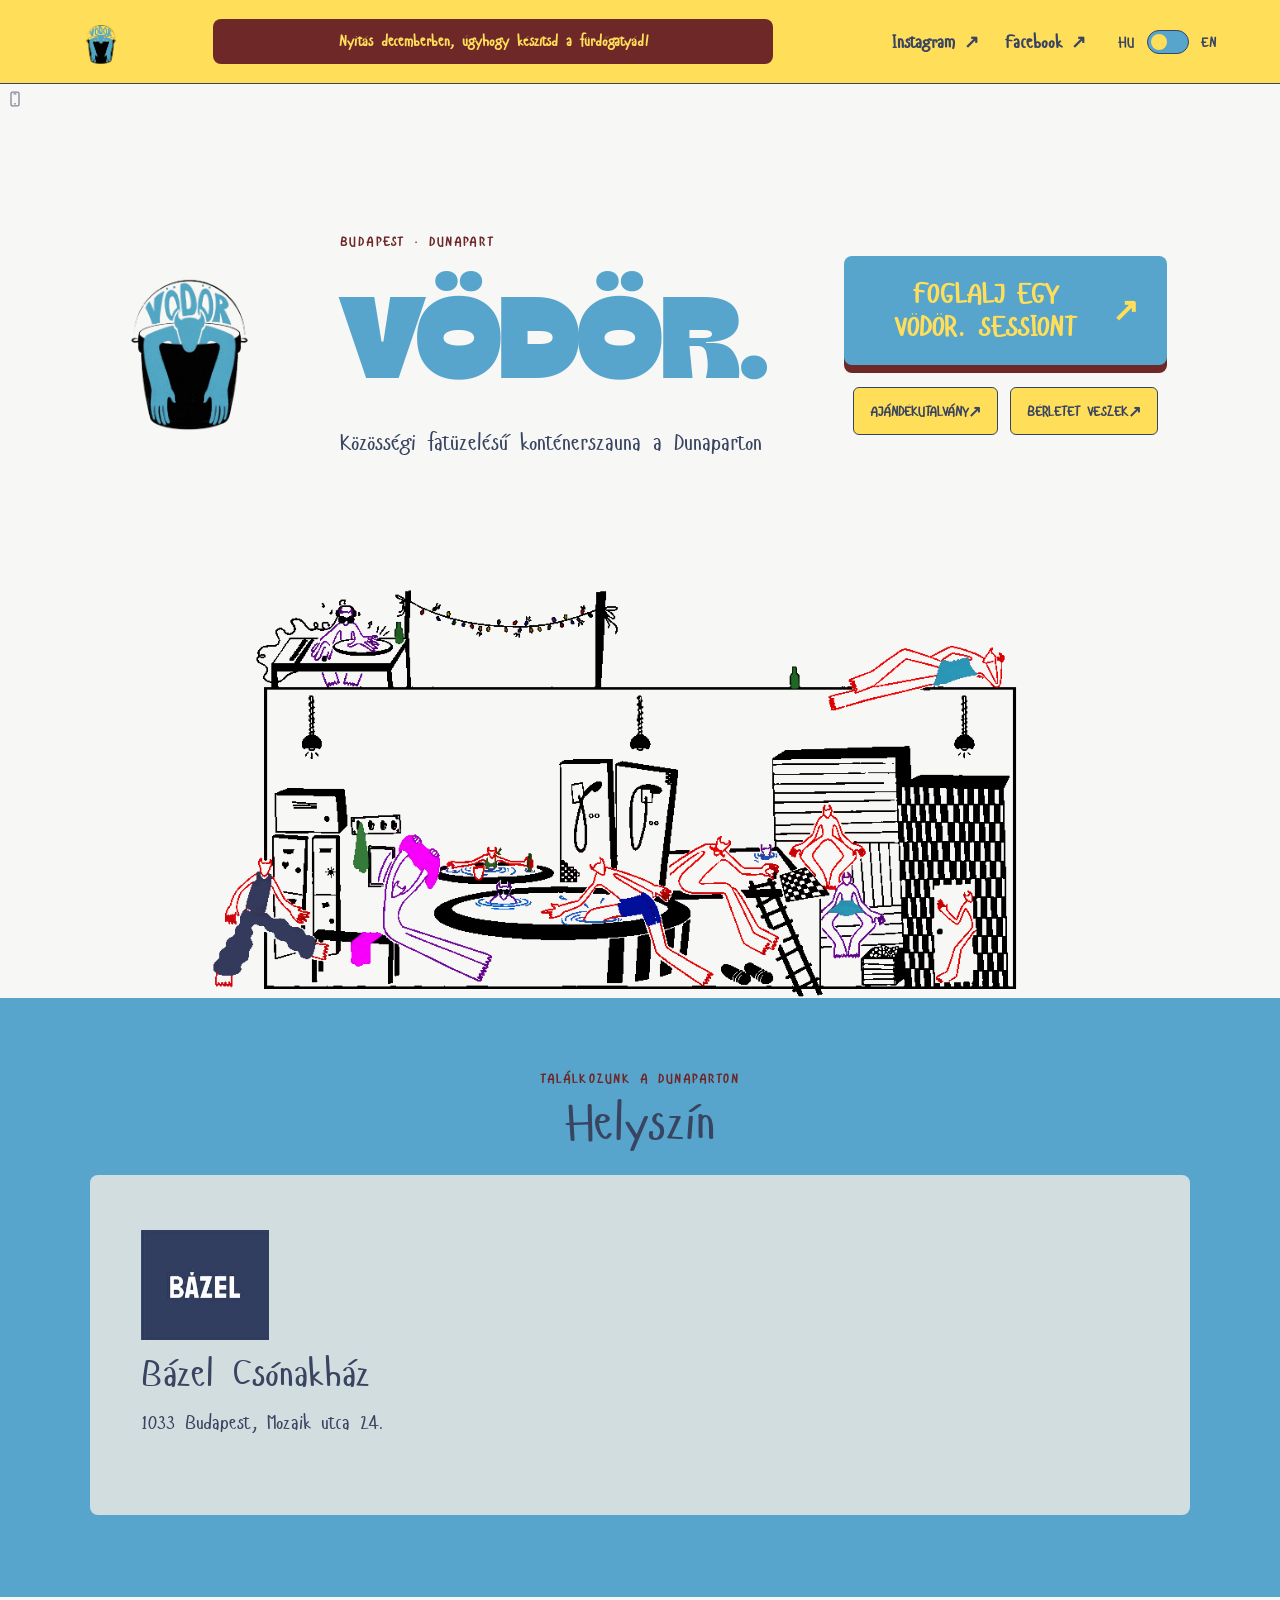
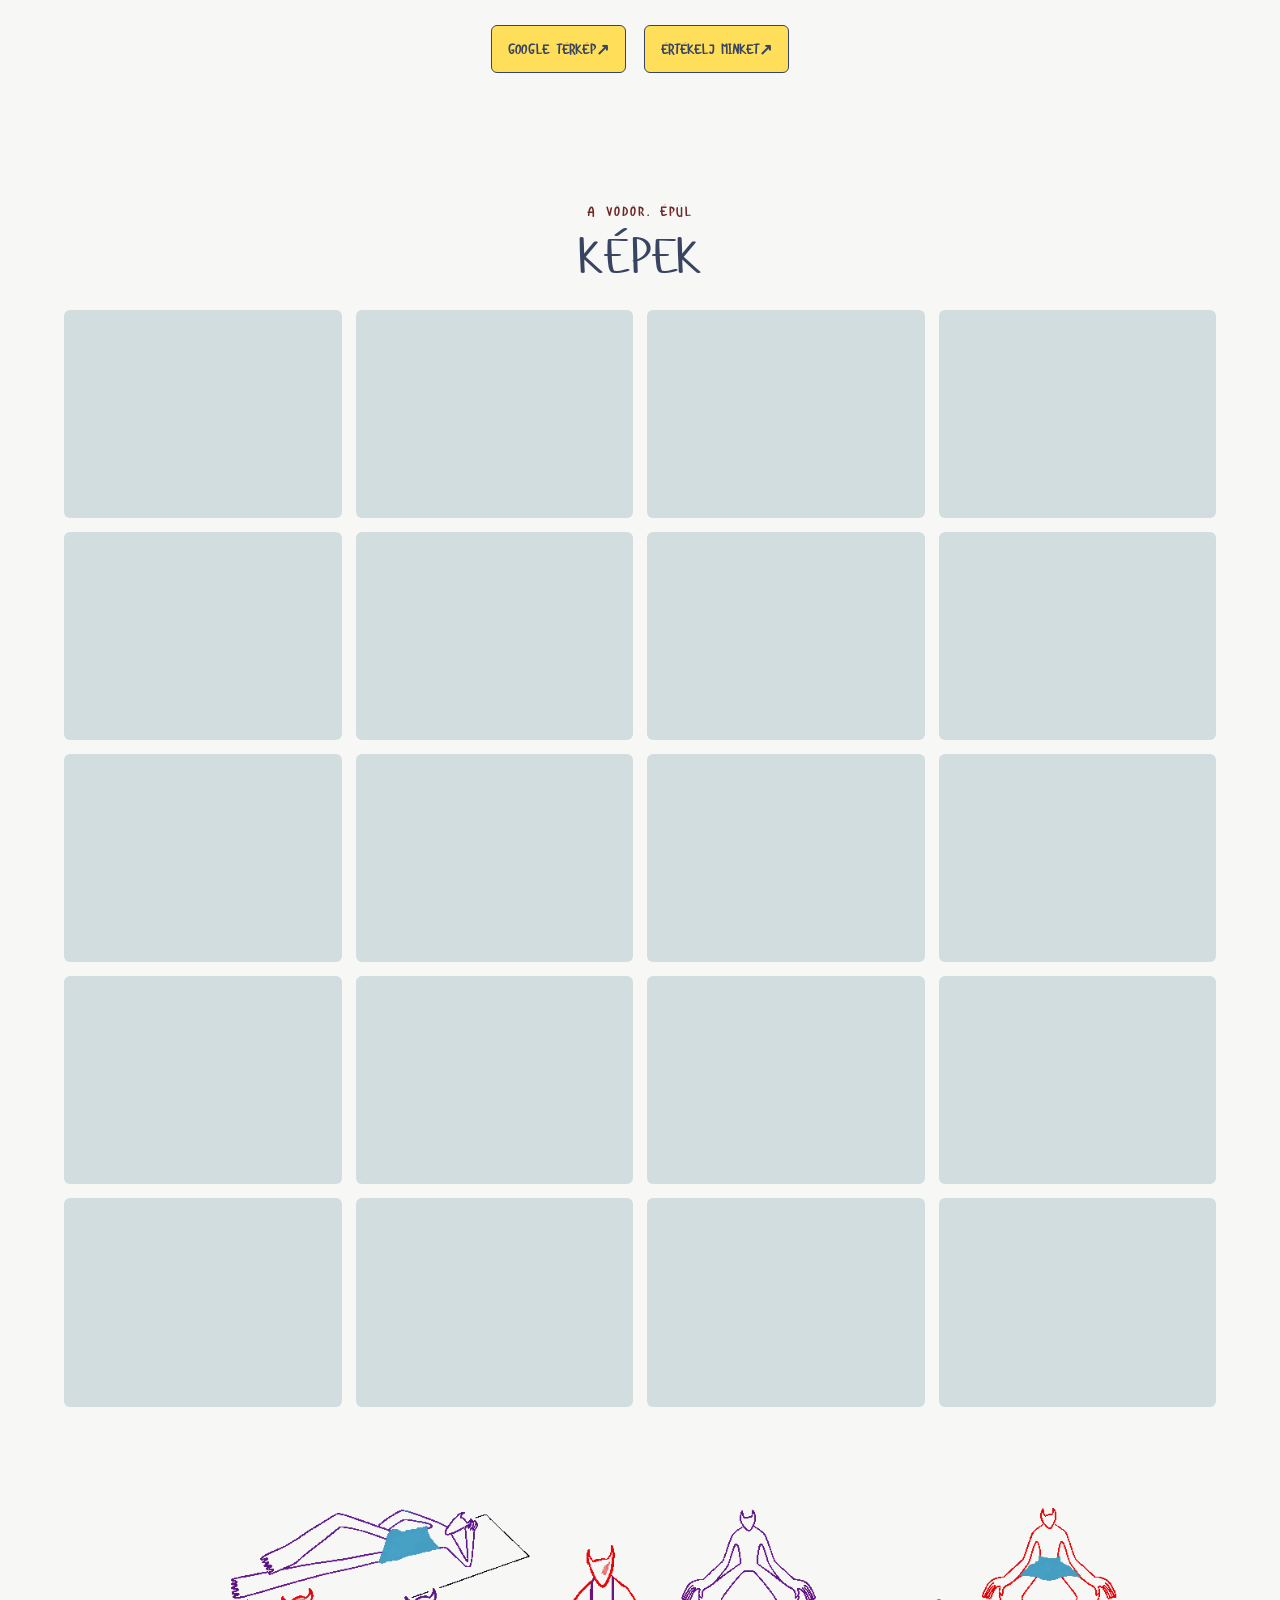
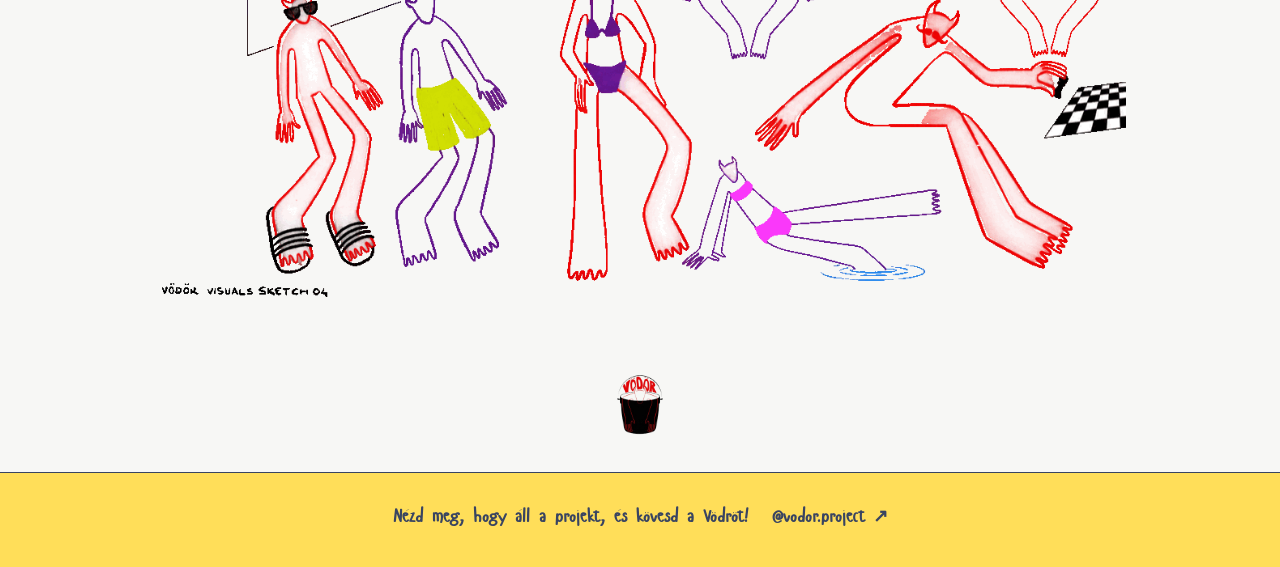
<file: index.html>
<!doctype html><html lang="hu"><head><meta charset="utf-8"><meta http-equiv="refresh" content="0;url=./feltoltes.html"><meta name="viewport" content="width=device-width,initial-scale=1"><title>VÖDÖR.</title></head><body><a href="./feltoltes.html">VÖDÖR.</a></body></html>
</file>
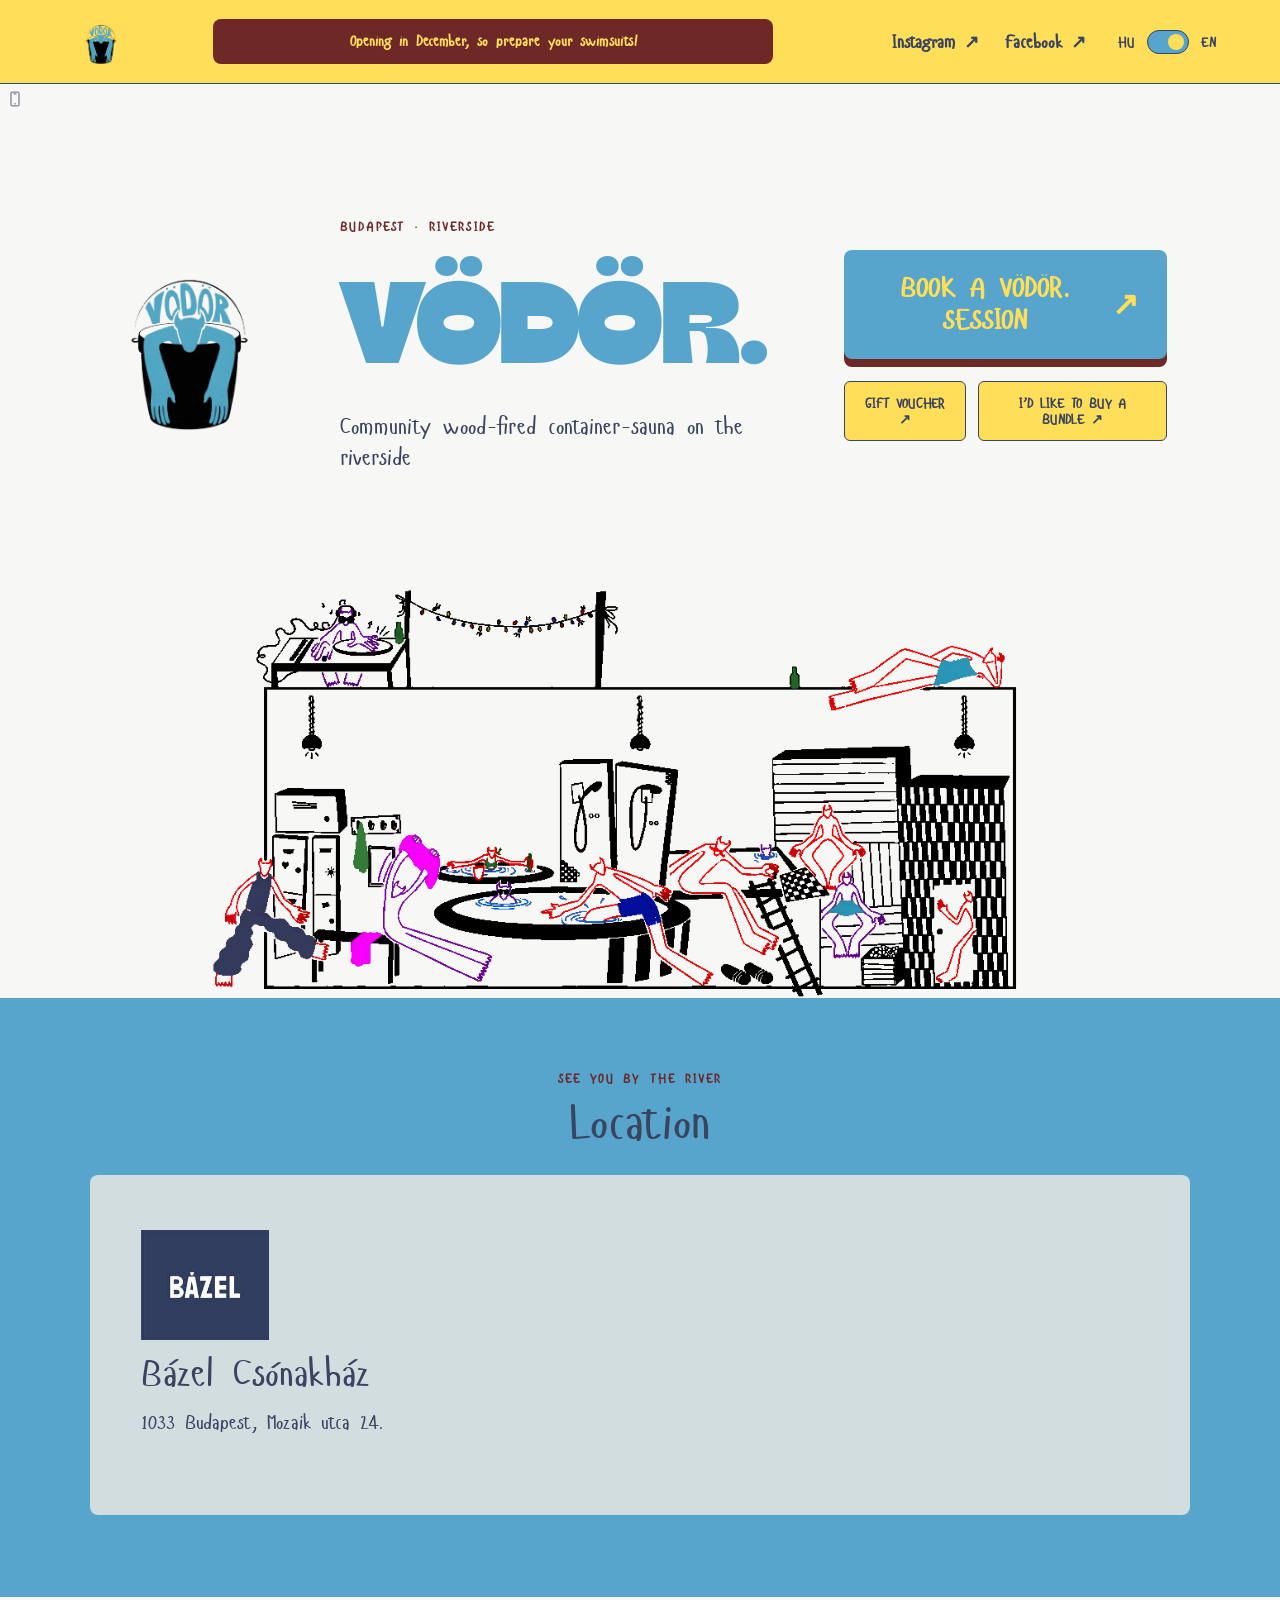
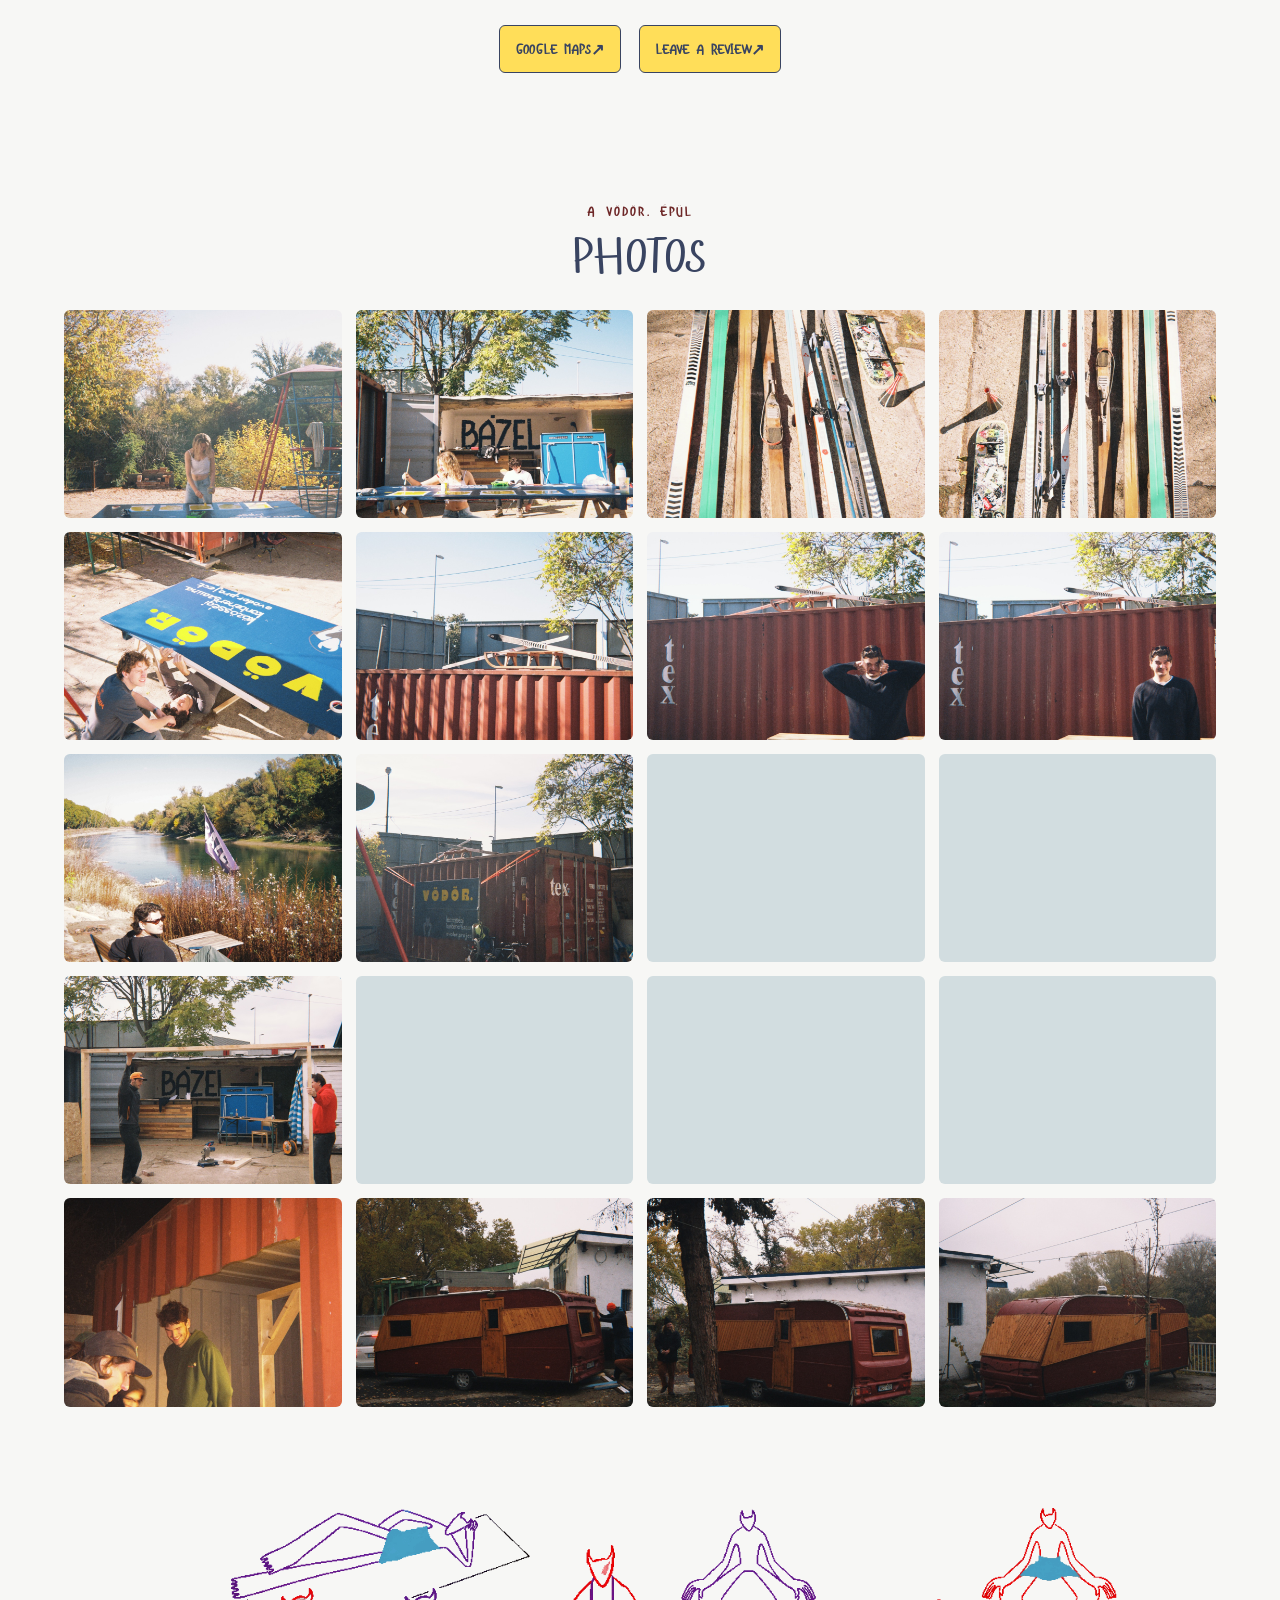
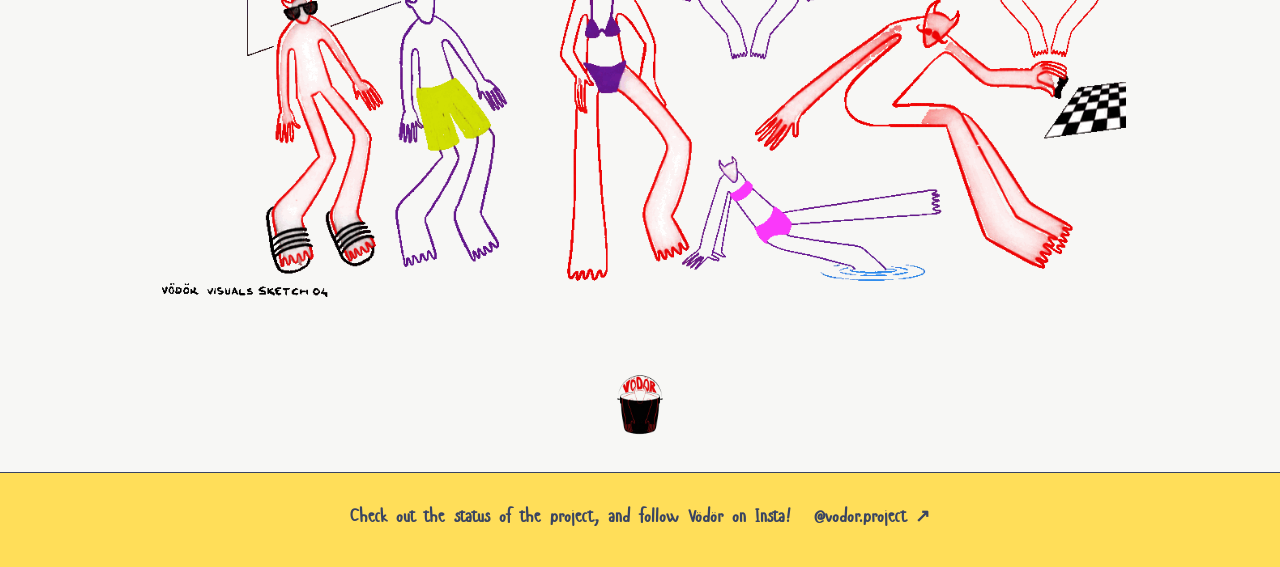
<file: feltoltes-en.html>
<!doctype html>
<html lang="en">
<head>
  <meta charset="utf-8">
  <meta name="viewport" content="width=device-width, initial-scale=1">
  <meta name="description" content="VÖDÖR. Community wood-fired container-sauna on the riverside.">
  <meta name="theme-color" content="#D2DDE0">
  <title>VÖDÖR. — Community Sauna</title>
  <link rel="preload" href="./Hangyaboly.ttf" as="font" type="font/ttf" crossorigin>
  <link rel="stylesheet" href="./styles.css?v=20261117-vodor-phone">
</head>
<body>
  <header class="topbar">
    <a class="small-brand" href="#top" aria-label="Vödör — home"><img src="./vodor-logo-transparent-2026.png" alt="Vödör logo"></a>
    <div class="opening-banner" data-hu="Nyitás decemberben, úgyhogy készítsd a fürdőgatyád!" data-en="Opening in December, so prepare your swimsuits!">Opening in December, so prepare your swimsuits!</div>
    <nav class="top-links" aria-label="Social media"><a href="https://www.instagram.com/vodor.project" target="_blank" rel="noopener noreferrer">Instagram ↗︎</a><a href="https://www.facebook.com/profile.php?id=61594585125797" target="_blank" rel="noopener noreferrer">Facebook ↗︎</a></nav>
    <label class="language-control"><span>HU</span><input id="languageToggle" type="checkbox" aria-label="Switch between Hungarian and English"><span>EN</span></label>
  </header>
  <a class="phone-entry" href="./phone.html" aria-label="Open Vödör Phone" title="Vödör Phone"><svg viewBox="0 0 16 22" fill="none" stroke="currentColor" stroke-width="1.8"><rect x="2.5" y="1.5" width="11" height="19" rx="2"/><path d="M6 4h4M7 17.5h2"/></svg></a>
  <main id="top">
    <section class="hero" aria-labelledby="site-title">
      <div class="hero-identity"><img class="hero-logo" src="./vodor-logo-transparent-2026.png" alt=""><div><p class="eyebrow" data-hu="BUDAPEST · DUNAPART" data-en="BUDAPEST · RIVERSIDE">BUDAPEST · RIVERSIDE</p><h1 id="site-title">VÖDÖR.</h1><p class="description" data-hu="Közösségi fatüzelésű konténerszauna a Dunaparton" data-en="Community wood-fired container-sauna on the riverside">Community wood-fired container-sauna on the riverside</p></div></div>
      <div class="hero-actions"><a class="booking-button" href="https://bookasession.org/vodor" target="_blank" rel="noopener noreferrer"><span data-hu="FOGLALJ EGY VÖDÖR. SESSIONT" data-en="BOOK A VÖDÖR. SESSION">BOOK A VÖDÖR. SESSION</span><span class="button-arrow" aria-hidden="true">↗︎</span></a><div class="secondary-actions"><a class="secondary-button" href="https://bookasession.org/vodor/gift-vouchers" target="_blank" rel="noopener noreferrer" data-hu="AJÁNDÉKUTALVÁNY ↗︎" data-en="GIFT VOUCHER ↗︎">GIFT VOUCHER ↗︎</a><a class="secondary-button" href="https://bookasession.org/vodor/bundles" target="_blank" rel="noopener noreferrer" data-hu="BÉRLETET VESZEK ↗︎" data-en="I’D LIKE TO BUY A BUNDLE ↗︎">I’D LIKE TO BUY A BUNDLE ↗︎</a></div></div>
    </section>
    <figure class="bathhouse-art"><img src="./vodor-bathhouse-scene-transparent.gif" alt="Vödör container bathhouse drawing with swimming devils"></figure>
    <section class="location" id="location" aria-labelledby="location-title">
      <div class="section-heading"><p class="eyebrow" data-hu="TALÁLKOZUNK A DUNAPARTON" data-en="SEE YOU BY THE RIVER">SEE YOU BY THE RIVER</p><h2 id="location-title" data-hu="Helyszín" data-en="Location">Location</h2></div>
      <div class="location-card"><div class="location-details"><img class="location-logo" src="./bazel-csonakhaz-logo.jpg" alt="Bázel Csónakház logó"><h3>Bázel Csónakház</h3><p>1033 Budapest, Mozaik utca 24.</p></div><iframe title="Map: Bázel Csónakház, Budapest" src="https://maps.google.com/maps?q=B%C3%A1zel%20Cs%C3%B3nakh%C3%A1z%2C%201033%20Budapest%2C%20Mozaik%20utca%2024&z=15&output=embed" loading="lazy" referrerpolicy="no-referrer-when-downgrade" allowfullscreen></iframe></div>
    </section>
    <section class="community-links" aria-label="Google Maps and review"><a class="secondary-button" href="https://maps.app.goo.gl/XfGhkpN4y7JvSq9V9" target="_blank" rel="noopener noreferrer"><span data-hu="GOOGLE TÉRKÉP" data-en="GOOGLE MAPS">GOOGLE MAPS</span><span class="button-arrow" aria-hidden="true">↗︎</span></a><a class="secondary-button" href="https://maps.app.goo.gl/XfGhkpN4y7JvSq9V9" target="_blank" rel="noopener noreferrer"><span data-hu="ÉRTÉKELJ MINKET" data-en="LEAVE A REVIEW">LEAVE A REVIEW</span><span class="button-arrow" aria-hidden="true">↗︎</span></a></section>
    <section class="gallery-section" id="gallery" aria-labelledby="gallery-title">
      <div class="section-heading"><p class="eyebrow" data-hu="A VÖDÖR. ÉPÜL" data-en="VÖDÖR. IN THE MAKING">A VÖDÖR. ÉPÜL</p><h2 id="gallery-title" data-hu="KÉPEK" data-en="PHOTOS">PHOTOS</h2></div>
      <div class="photo-gallery">
        <figure><a href="./gallery/photo-01.jpg" target="_blank" rel="noopener"><img src="./gallery/photo-01.jpg" alt="VÖDÖR. project photo 1" loading="lazy" decoding="async"></a></figure>
        <figure><a href="./gallery/photo-02.jpg" target="_blank" rel="noopener"><img src="./gallery/photo-02.jpg" alt="VÖDÖR. project photo 2" loading="lazy" decoding="async"></a></figure>
        <figure><a href="./gallery/photo-03.jpg" target="_blank" rel="noopener"><img src="./gallery/photo-03.jpg" alt="VÖDÖR. project photo 3" loading="lazy" decoding="async"></a></figure>
        <figure><a href="./gallery/photo-04.jpg" target="_blank" rel="noopener"><img src="./gallery/photo-04.jpg" alt="VÖDÖR. project photo 4" loading="lazy" decoding="async"></a></figure>
        <figure><a href="./gallery/photo-05.jpg" target="_blank" rel="noopener"><img src="./gallery/photo-05.jpg" alt="VÖDÖR. project photo 5" loading="lazy" decoding="async"></a></figure>
        <figure><a href="./gallery/photo-06.jpg" target="_blank" rel="noopener"><img src="./gallery/photo-06.jpg" alt="VÖDÖR. project photo 6" loading="lazy" decoding="async"></a></figure>
        <figure><a href="./gallery/photo-07.jpg" target="_blank" rel="noopener"><img src="./gallery/photo-07.jpg" alt="VÖDÖR. project photo 7" loading="lazy" decoding="async"></a></figure>
        <figure><a href="./gallery/photo-08.jpg" target="_blank" rel="noopener"><img src="./gallery/photo-08.jpg" alt="VÖDÖR. project photo 8" loading="lazy" decoding="async"></a></figure>
        <figure><a href="./gallery/photo-09.jpg" target="_blank" rel="noopener"><img src="./gallery/photo-09.jpg" alt="VÖDÖR. project photo 9" loading="lazy" decoding="async"></a></figure>
        <figure><a href="./gallery/photo-10.jpg" target="_blank" rel="noopener"><img src="./gallery/photo-10.jpg" alt="VÖDÖR. project photo 10" loading="lazy" decoding="async"></a></figure>
        <figure><a href="./gallery/photo-11.jpg" target="_blank" rel="noopener"><img src="./gallery/photo-11.jpg" alt="VÖDÖR. project photo 11" loading="lazy" decoding="async"></a></figure>
        <figure><a href="./gallery/photo-12.jpg" target="_blank" rel="noopener"><img src="./gallery/photo-12.jpg" alt="VÖDÖR. project photo 12" loading="lazy" decoding="async"></a></figure>
        <figure><a href="./gallery/photo-13.jpg" target="_blank" rel="noopener"><img src="./gallery/photo-13.jpg" alt="VÖDÖR. project photo 13" loading="lazy" decoding="async"></a></figure>
        <figure><a href="./gallery/photo-14.jpg" target="_blank" rel="noopener"><img src="./gallery/photo-14.jpg" alt="VÖDÖR. project photo 14" loading="lazy" decoding="async"></a></figure>
        <figure><a href="./gallery/photo-15.jpg" target="_blank" rel="noopener"><img src="./gallery/photo-15.jpg" alt="VÖDÖR. project photo 15" loading="lazy" decoding="async"></a></figure>
        <figure><a href="./gallery/photo-16.jpg" target="_blank" rel="noopener"><img src="./gallery/photo-16.jpg" alt="VÖDÖR. project photo 16" loading="lazy" decoding="async"></a></figure>
        <figure><a href="./gallery/photo-17.jpg" target="_blank" rel="noopener"><img src="./gallery/photo-17.jpg" alt="VÖDÖR. project photo 17" loading="lazy" decoding="async"></a></figure>
        <figure><a href="./gallery/photo-18.jpg" target="_blank" rel="noopener"><img src="./gallery/photo-18.jpg" alt="VÖDÖR. project photo 18" loading="lazy" decoding="async"></a></figure>
        <figure><a href="./gallery/photo-19.jpg" target="_blank" rel="noopener"><img src="./gallery/photo-19.jpg" alt="VÖDÖR. project photo 19" loading="lazy" decoding="async"></a></figure>
        <figure><a href="./gallery/photo-20.jpg" target="_blank" rel="noopener"><img src="./gallery/photo-20.jpg" alt="VÖDÖR. project photo 20" loading="lazy" decoding="async"></a></figure>
      </div>
    </section>
  </main>
  <figure class="footer-art"><img src="./vodor-visual-swimsuit-transparent.gif" alt="Vödör devils in swimsuits from the original concept sketch"></figure>
  <figure class="footer-logo"><img src="./vodor-logo-red-transparent.png" alt="Vödör red logo"></figure>
  <footer class="footer"><p data-hu="Nézd meg, hogy áll a projekt, és kövesd a Vödröt!" data-en="Check out the status of the project, and follow Vödör on Insta!">Check out the status of the project, and follow Vödör on Insta!</p><a href="https://www.instagram.com/vodor.project" target="_blank" rel="noopener noreferrer">@vodor.project ↗︎</a></footer>
  <script>
    const languageToggle = document.querySelector("#languageToggle");
    function setLanguage(language) {
      document.documentElement.lang = language;
      document.querySelectorAll("[data-hu]").forEach((element) => { element.textContent = element.dataset[language]; });
    }
    languageToggle.checked = document.documentElement.lang === "en";
    languageToggle.addEventListener("change", () => setLanguage(languageToggle.checked ? "en" : "hu"));
  </script>
</body>
</html>
</file>
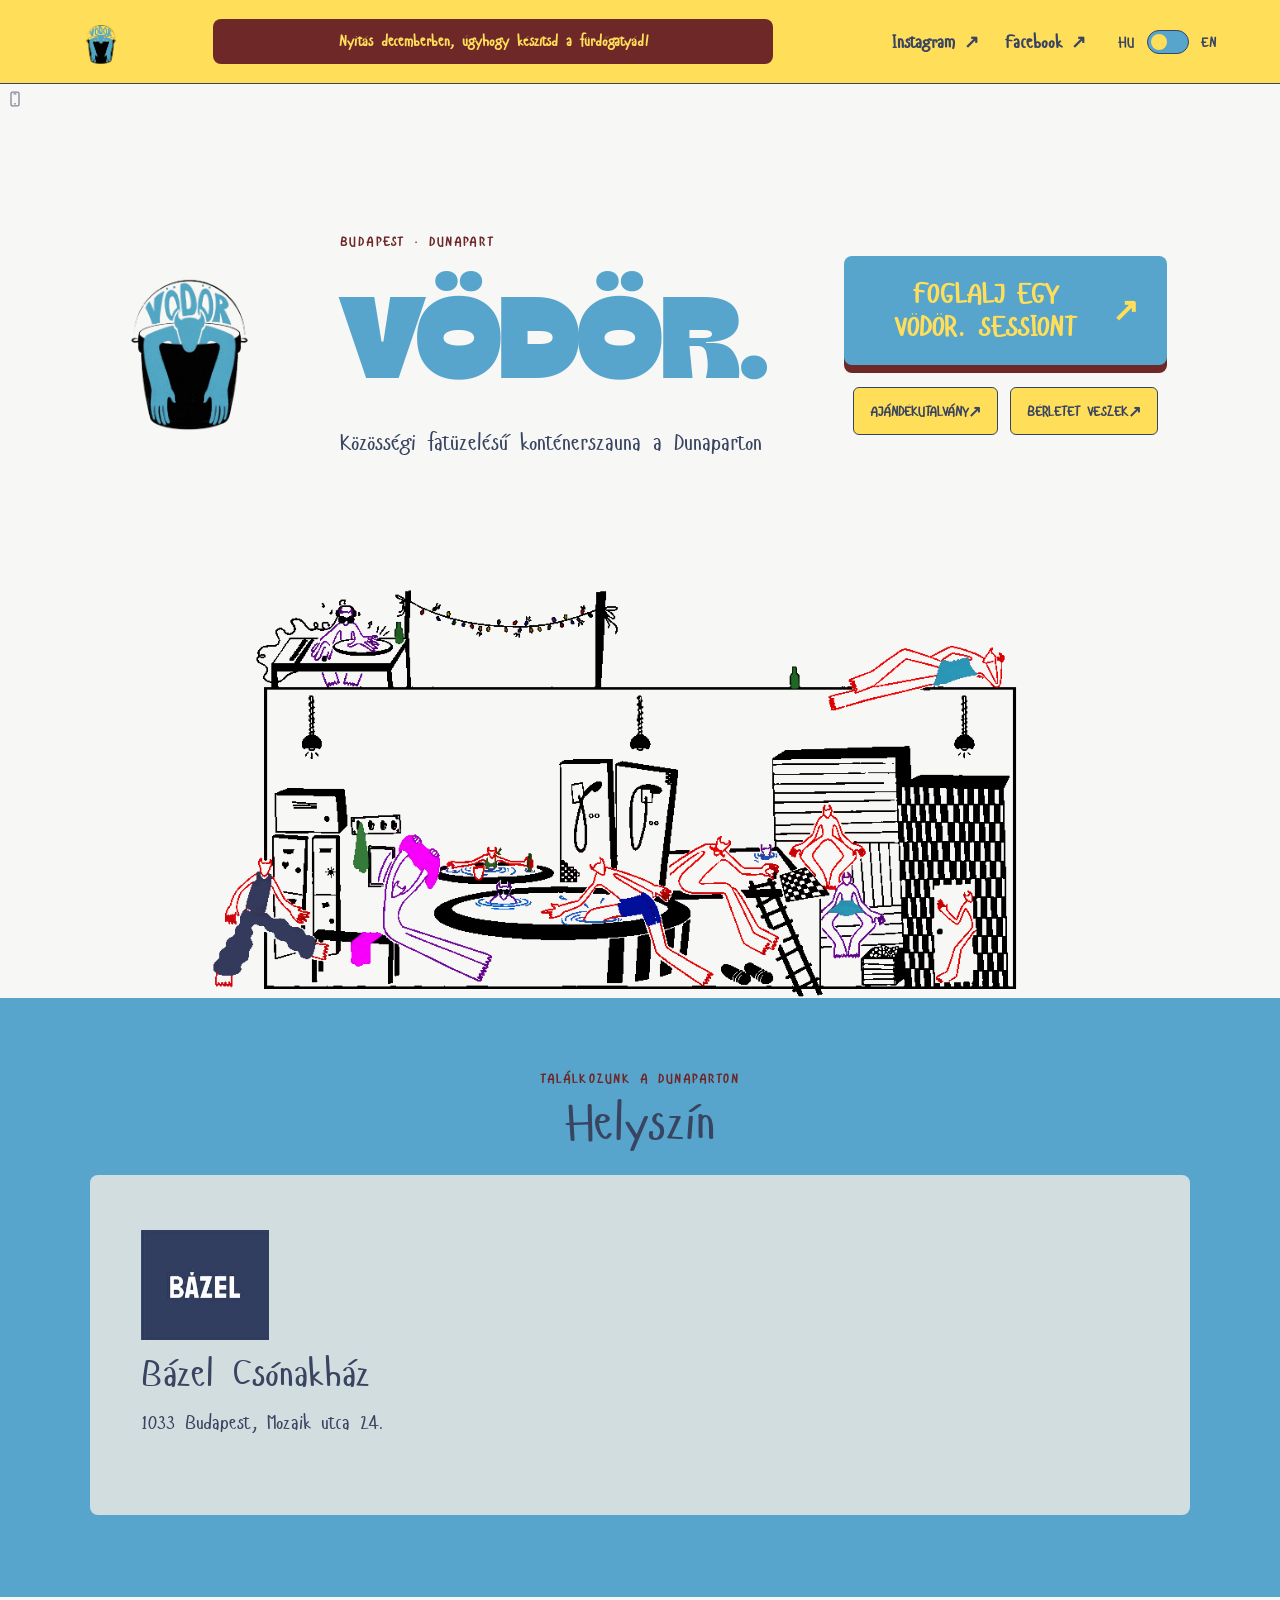
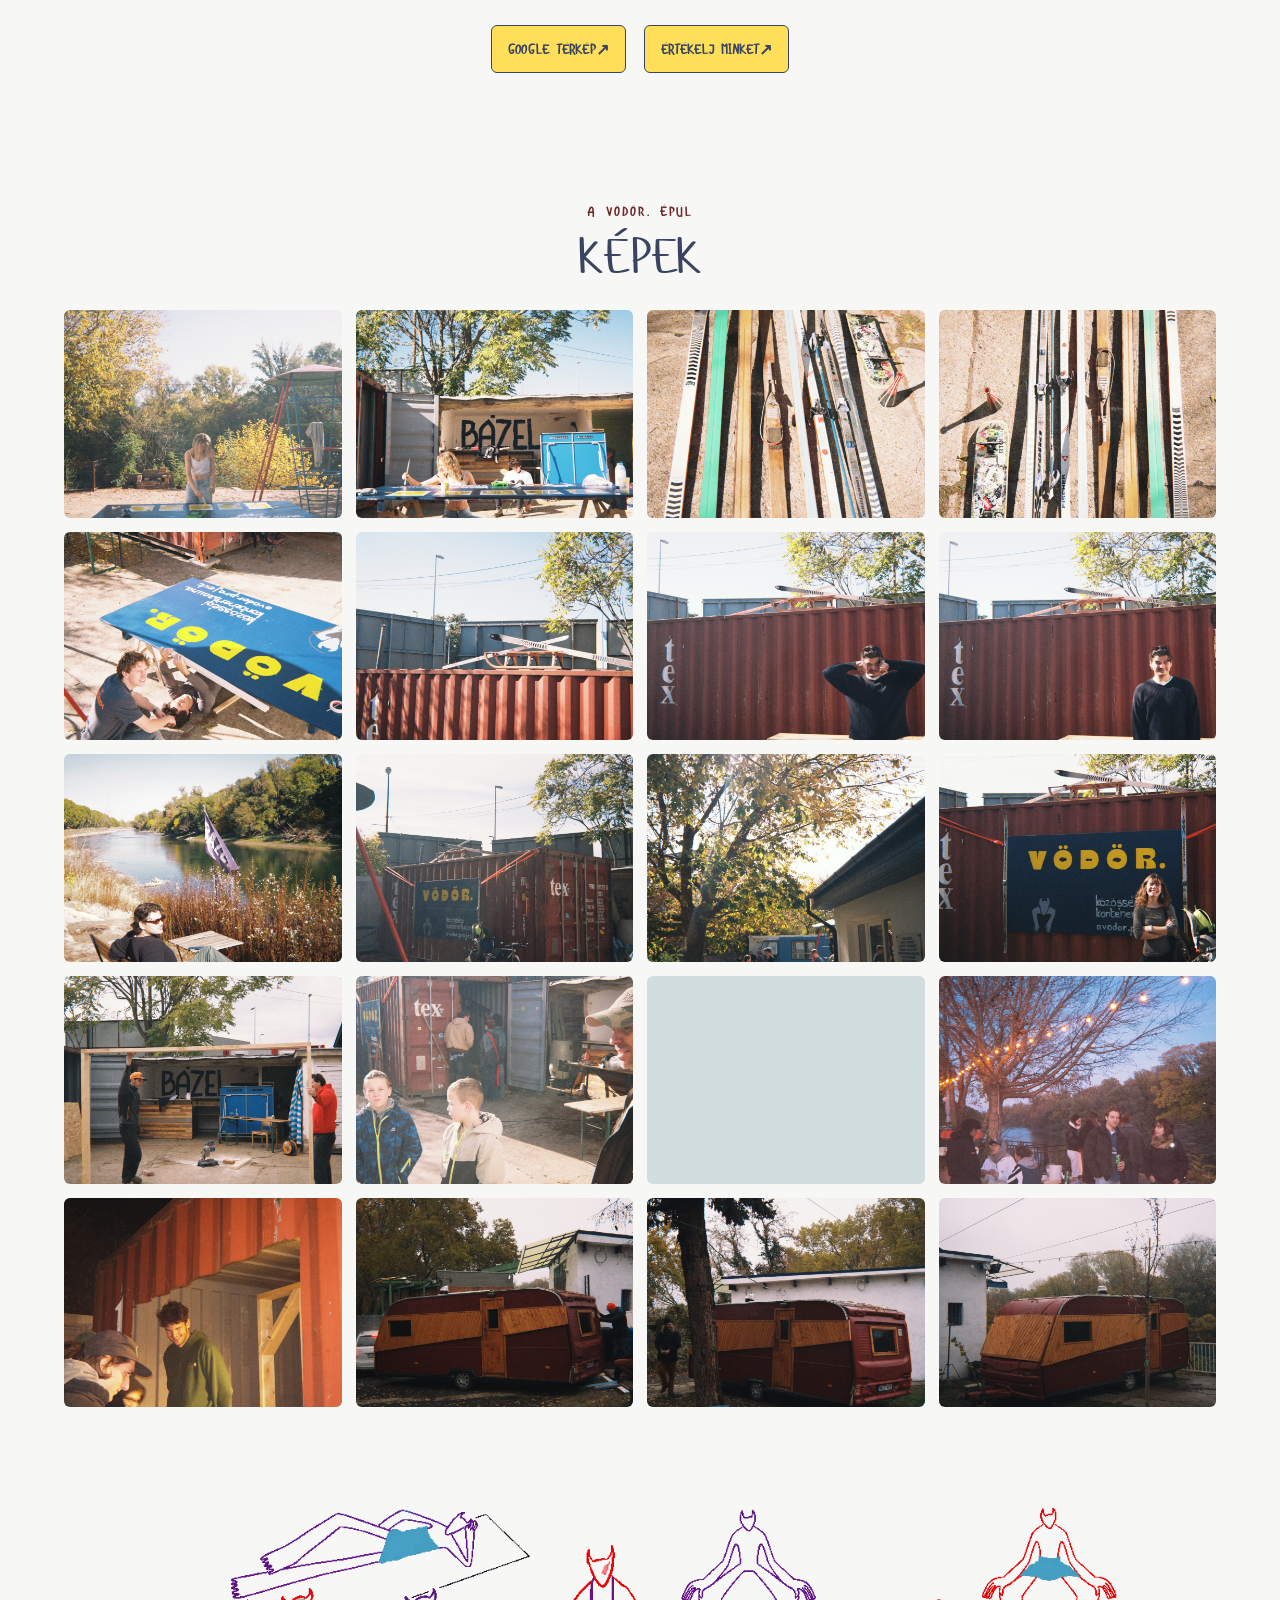
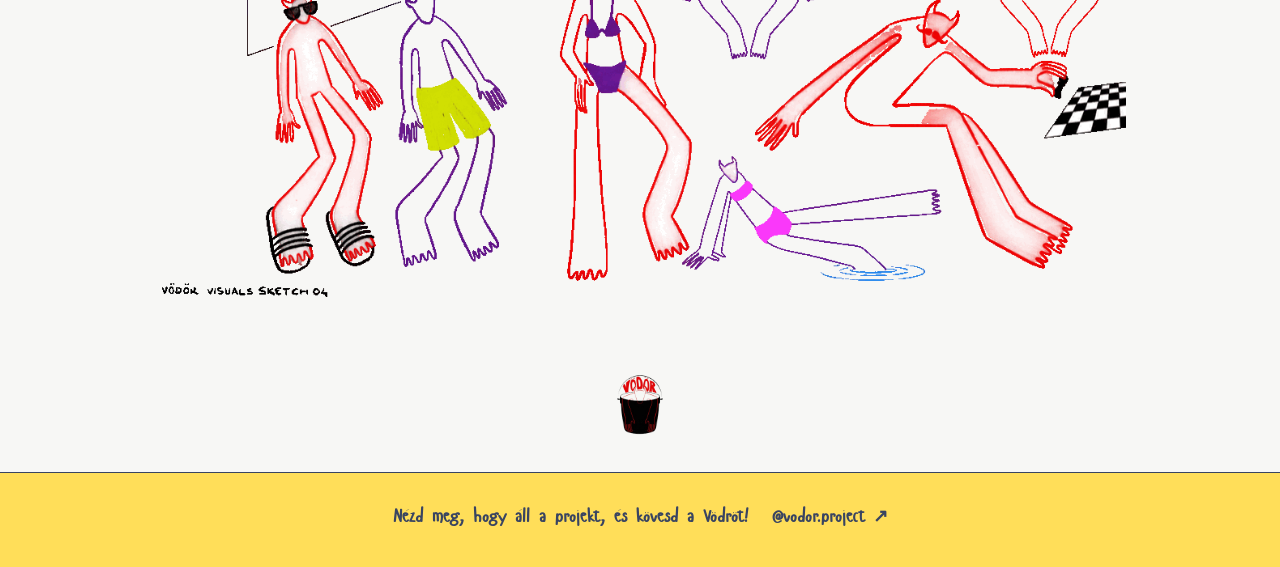
<file: feltoltes.html>
<!doctype html>
<html lang="hu">
<head>
  <meta charset="utf-8">
  <meta name="viewport" content="width=device-width, initial-scale=1">
  <meta name="description" content="VÖDÖR. Közösségi fatüzelésű konténerszauna a Dunaparton.">
  <meta name="theme-color" content="#F7F7F5">
  <title>VÖDÖR. — Közösségi konténerszauna</title>
  <link rel="preload" href="./Hangyaboly.ttf" as="font" type="font/ttf" crossorigin>
  <link rel="stylesheet" href="./styles.css?v=20261117-vodor-phone">
</head>
<body>
  <header class="topbar">
    <a class="small-brand" href="#top" aria-label="Vödör — kezdőlap"><img src="./vodor-logo-transparent-2026.png" alt="Vödör logó"></a>
    <div class="opening-banner" data-hu="Nyitás decemberben, úgyhogy készítsd a fürdőgatyád!" data-en="Opening in December, so prepare your swimsuits!">Nyitás decemberben, úgyhogy készítsd a fürdőgatyád!</div>
    <nav class="top-links" aria-label="Közösségi oldalak"><a href="https://www.instagram.com/vodor.project" target="_blank" rel="noopener noreferrer">Instagram ↗︎</a><a href="https://www.facebook.com/profile.php?id=61594585125797" target="_blank" rel="noopener noreferrer">Facebook ↗︎</a></nav>
    <label class="language-control"><span>HU</span><input id="languageToggle" type="checkbox" aria-label="Váltás magyar és angol között"><span>EN</span></label>
  </header>
  <a class="phone-entry" href="./phone.html" aria-label="Vödör telefon megnyitása" title="Vödör telefon"><svg viewBox="0 0 16 22" fill="none" stroke="currentColor" stroke-width="1.8"><rect x="2.5" y="1.5" width="11" height="19" rx="2"/><path d="M6 4h4M7 17.5h2"/></svg></a>
  <main id="top">
    <section class="hero" aria-labelledby="site-title">
      <div class="hero-identity"><img class="hero-logo" src="./vodor-logo-transparent-2026.png" alt=""><div><p class="eyebrow" data-hu="BUDAPEST · DUNAPART" data-en="BUDAPEST · RIVERSIDE">BUDAPEST · DUNAPART</p><h1 id="site-title">VÖDÖR.</h1><p class="description" data-hu="Közösségi fatüzelésű konténerszauna a Dunaparton" data-en="Community wood-fired container-sauna on the riverside">Közösségi fatüzelésű konténerszauna a Dunaparton</p></div></div>
      <div class="hero-actions"><a class="booking-button" href="https://bookasession.org/vodor" target="_blank" rel="noopener noreferrer"><span data-hu="FOGLALJ EGY VÖDÖR. SESSIONT" data-en="BOOK A VÖDÖR. SESSION">FOGLALJ EGY VÖDÖR. SESSIONT</span><span class="button-arrow" aria-hidden="true">↗︎</span></a><div class="secondary-actions"><a class="secondary-button" href="https://bookasession.org/vodor/gift-vouchers" target="_blank" rel="noopener noreferrer"><span data-hu="AJÁNDÉKUTALVÁNY" data-en="GIFT VOUCHER">AJÁNDÉKUTALVÁNY</span><span class="button-arrow" aria-hidden="true">↗︎</span></a><a class="secondary-button" href="https://bookasession.org/vodor/bundles" target="_blank" rel="noopener noreferrer"><span data-hu="BÉRLETET VESZEK" data-en="I’D LIKE TO BUY A BUNDLE">BÉRLETET VESZEK</span><span class="button-arrow" aria-hidden="true">↗︎</span></a></div></div>
    </section>
    <figure class="bathhouse-art"><img src="./vodor-bathhouse-scene-transparent.gif" alt="A Vödör konténerfürdő rajza fürdőző ördögökkel"></figure>
    <section class="location" id="location" aria-labelledby="location-title">
      <div class="section-heading"><p class="eyebrow" data-hu="TALÁLKOZUNK A DUNAPARTON" data-en="SEE YOU BY THE RIVER">TALÁLKOZUNK A DUNAPARTON</p><h2 id="location-title" data-hu="Helyszín" data-en="Location">Helyszín</h2></div>
      <div class="location-card"><div class="location-details"><img class="location-logo" src="./bazel-csonakhaz-logo.jpg" alt="Bázel Csónakház logó"><h3>Bázel Csónakház</h3><p>1033 Budapest, Mozaik utca 24.</p></div><iframe title="Térkép: Bázel Csónakház, Budapest" src="https://maps.google.com/maps?q=B%C3%A1zel%20Cs%C3%B3nakh%C3%A1z%2C%201033%20Budapest%2C%20Mozaik%20utca%2024&z=15&output=embed" loading="eager" referrerpolicy="no-referrer-when-downgrade" allowfullscreen></iframe></div>
    </section>
    <section class="community-links" aria-label="Google Maps and review"><a class="secondary-button" href="https://maps.app.goo.gl/XfGhkpN4y7JvSq9V9" target="_blank" rel="noopener noreferrer"><span data-hu="GOOGLE TÉRKÉP" data-en="GOOGLE MAPS">GOOGLE TÉRKÉP</span><span class="button-arrow" aria-hidden="true">↗︎</span></a><a class="secondary-button" href="https://maps.app.goo.gl/XfGhkpN4y7JvSq9V9" target="_blank" rel="noopener noreferrer"><span data-hu="ÉRTÉKELJ MINKET" data-en="LEAVE A REVIEW">ÉRTÉKELJ MINKET</span><span class="button-arrow" aria-hidden="true">↗︎</span></a></section>
    <section class="gallery-section" id="gallery" aria-labelledby="gallery-title">
      <div class="section-heading"><p class="eyebrow" data-hu="A VÖDÖR. ÉPÜL" data-en="VÖDÖR. IN THE MAKING">A VÖDÖR. ÉPÜL</p><h2 id="gallery-title" data-hu="KÉPEK" data-en="PHOTOS">KÉPEK</h2></div>
      <div class="photo-gallery">
        <figure><a href="./gallery/photo-01.jpg" target="_blank" rel="noopener"><img src="./gallery/photo-01.jpg" alt="VÖDÖR. project photo 1" loading="lazy" decoding="async"></a></figure>
        <figure><a href="./gallery/photo-02.jpg" target="_blank" rel="noopener"><img src="./gallery/photo-02.jpg" alt="VÖDÖR. project photo 2" loading="lazy" decoding="async"></a></figure>
        <figure><a href="./gallery/photo-03.jpg" target="_blank" rel="noopener"><img src="./gallery/photo-03.jpg" alt="VÖDÖR. project photo 3" loading="lazy" decoding="async"></a></figure>
        <figure><a href="./gallery/photo-04.jpg" target="_blank" rel="noopener"><img src="./gallery/photo-04.jpg" alt="VÖDÖR. project photo 4" loading="lazy" decoding="async"></a></figure>
        <figure><a href="./gallery/photo-05.jpg" target="_blank" rel="noopener"><img src="./gallery/photo-05.jpg" alt="VÖDÖR. project photo 5" loading="lazy" decoding="async"></a></figure>
        <figure><a href="./gallery/photo-06.jpg" target="_blank" rel="noopener"><img src="./gallery/photo-06.jpg" alt="VÖDÖR. project photo 6" loading="lazy" decoding="async"></a></figure>
        <figure><a href="./gallery/photo-07.jpg" target="_blank" rel="noopener"><img src="./gallery/photo-07.jpg" alt="VÖDÖR. project photo 7" loading="lazy" decoding="async"></a></figure>
        <figure><a href="./gallery/photo-08.jpg" target="_blank" rel="noopener"><img src="./gallery/photo-08.jpg" alt="VÖDÖR. project photo 8" loading="lazy" decoding="async"></a></figure>
        <figure><a href="./gallery/photo-09.jpg" target="_blank" rel="noopener"><img src="./gallery/photo-09.jpg" alt="VÖDÖR. project photo 9" loading="lazy" decoding="async"></a></figure>
        <figure><a href="./gallery/photo-10.jpg" target="_blank" rel="noopener"><img src="./gallery/photo-10.jpg" alt="VÖDÖR. project photo 10" loading="lazy" decoding="async"></a></figure>
        <figure><a href="./gallery/photo-11.jpg" target="_blank" rel="noopener"><img src="./gallery/photo-11.jpg" alt="VÖDÖR. project photo 11" loading="lazy" decoding="async"></a></figure>
        <figure><a href="./gallery/photo-12.jpg" target="_blank" rel="noopener"><img src="./gallery/photo-12.jpg" alt="VÖDÖR. project photo 12" loading="lazy" decoding="async"></a></figure>
        <figure><a href="./gallery/photo-13.jpg" target="_blank" rel="noopener"><img src="./gallery/photo-13.jpg" alt="VÖDÖR. project photo 13" loading="lazy" decoding="async"></a></figure>
        <figure><a href="./gallery/photo-14.jpg" target="_blank" rel="noopener"><img src="./gallery/photo-14.jpg" alt="VÖDÖR. project photo 14" loading="lazy" decoding="async"></a></figure>
        <figure><a href="./gallery/photo-15.jpg" target="_blank" rel="noopener"><img src="./gallery/photo-15.jpg" alt="VÖDÖR. project photo 15" loading="lazy" decoding="async"></a></figure>
        <figure><a href="./gallery/photo-16.jpg" target="_blank" rel="noopener"><img src="./gallery/photo-16.jpg" alt="VÖDÖR. project photo 16" loading="lazy" decoding="async"></a></figure>
        <figure><a href="./gallery/photo-17.jpg" target="_blank" rel="noopener"><img src="./gallery/photo-17.jpg" alt="VÖDÖR. project photo 17" loading="lazy" decoding="async"></a></figure>
        <figure><a href="./gallery/photo-18.jpg" target="_blank" rel="noopener"><img src="./gallery/photo-18.jpg" alt="VÖDÖR. project photo 18" loading="lazy" decoding="async"></a></figure>
        <figure><a href="./gallery/photo-19.jpg" target="_blank" rel="noopener"><img src="./gallery/photo-19.jpg" alt="VÖDÖR. project photo 19" loading="lazy" decoding="async"></a></figure>
        <figure><a href="./gallery/photo-20.jpg" target="_blank" rel="noopener"><img src="./gallery/photo-20.jpg" alt="VÖDÖR. project photo 20" loading="lazy" decoding="async"></a></figure>
      </div>
    </section>
  </main>
  <figure class="footer-art"><img src="./vodor-visual-swimsuit-transparent.gif" alt="Vödör ördögök fürdőruhás látványterve"></figure>
  <figure class="footer-logo"><img src="./vodor-logo-red-transparent.png" alt="Vödör piros logó"></figure>
  <footer class="footer"><p data-hu="Nézd meg, hogy áll a projekt, és kövesd a Vödröt!" data-en="Check out the status of the project, and follow Vödör on Insta!">Nézd meg, hogy áll a projekt, és kövesd a Vödröt!</p><a href="https://www.instagram.com/vodor.project" target="_blank" rel="noopener noreferrer">@vodor.project ↗︎</a></footer>
  <script>
    const languageToggle = document.querySelector("#languageToggle");
    function setLanguage(language) {
      document.documentElement.lang = language;
      document.querySelectorAll("[data-hu]").forEach((element) => { element.textContent = element.dataset[language]; });
    }
    languageToggle.checked = document.documentElement.lang === "en";
    setLanguage(languageToggle.checked ? "en" : "hu");
    languageToggle.addEventListener("change", () => setLanguage(languageToggle.checked ? "en" : "hu"));
  </script>
</body>
</html>
</file>
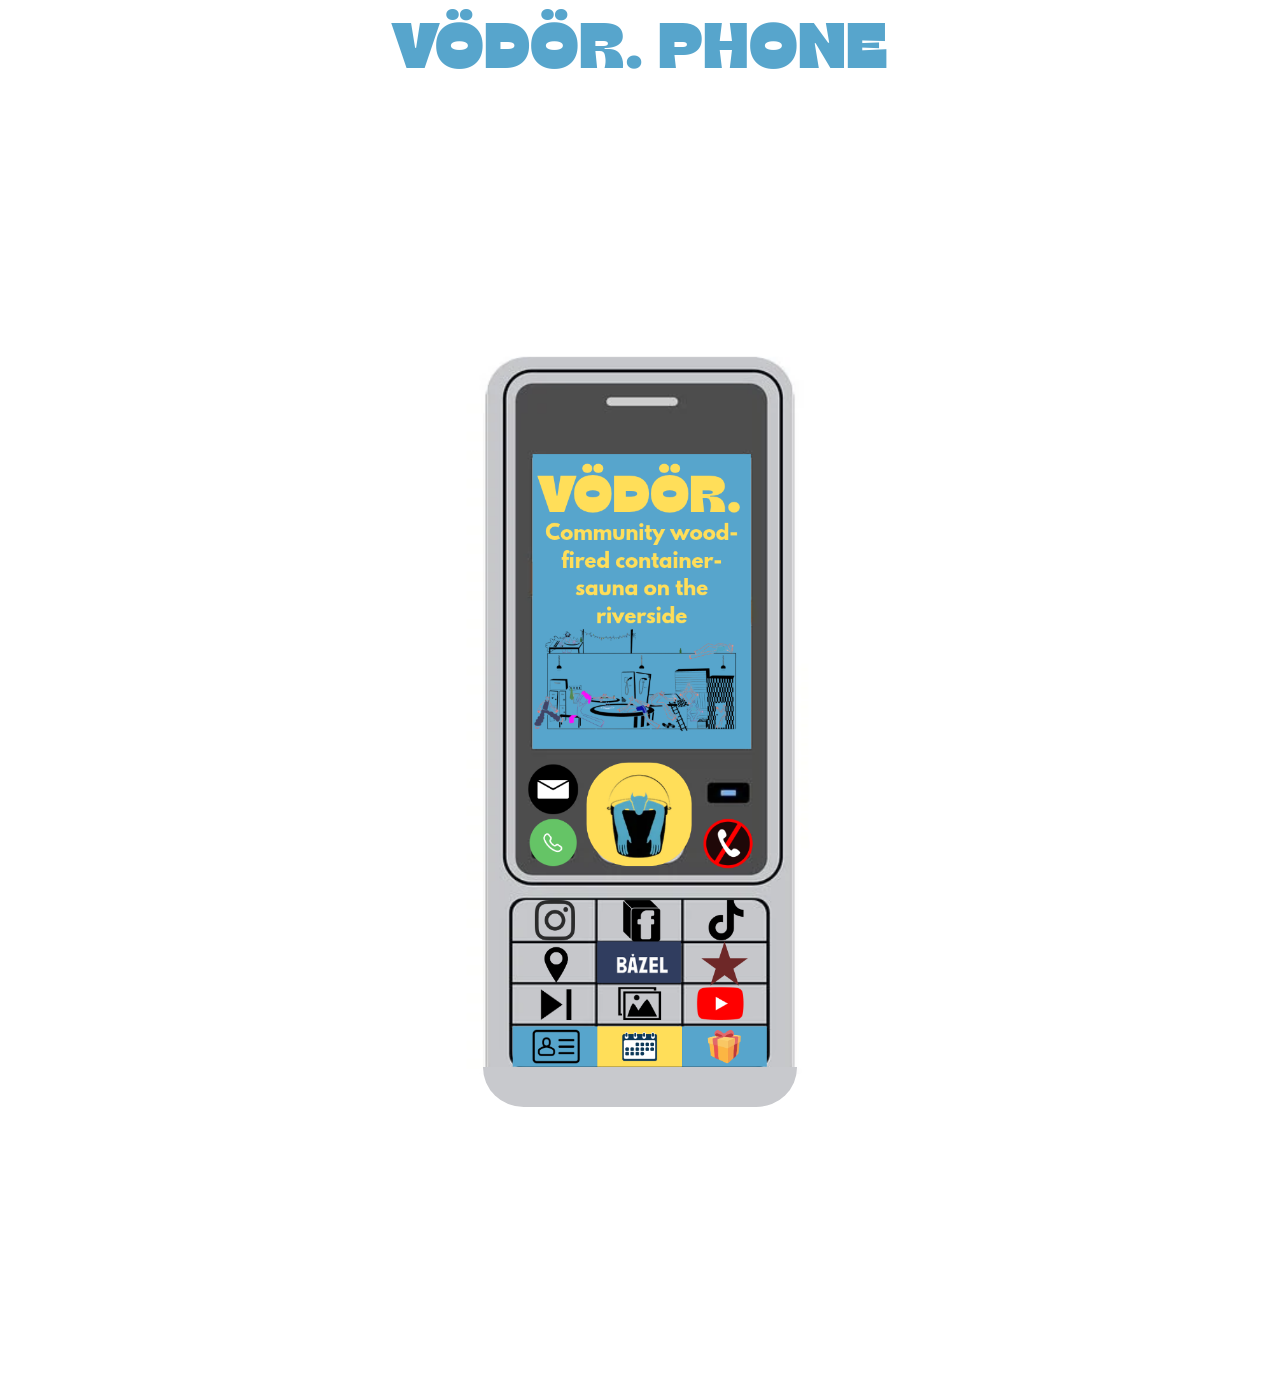
<file: phone.html>
<!doctype html>
<html lang="en">
<head>
  <meta charset="utf-8">
  <meta name="viewport" content="width=device-width, initial-scale=1">
  <meta name="theme-color" content="#ffffff">
  <title>VÖDÖR. PHONE</title>
  <link rel="preload" href="./gulfs-display-normal.ttf" as="font" type="font/ttf" crossorigin>
  <link rel="stylesheet" href="./styles.css?v=20261117-vodor-phone-contact">
</head>
<body class="phone-page">
  <h1>VÖDÖR. PHONE</h1>
  <div class="phone-crop">
  <main class="phone-art" aria-label="Interactive Vödör phone">
    <img src="./vodor-phone-art.png" alt="Illustration of the Vödör phone with social, location, music, gallery, booking and gift buttons">
    <div class="phone-callout-mask" aria-hidden="true"></div>
    <div class="phone-case-bottom" aria-hidden="true"></div>
    <div class="phone-screen" id="phoneScreen" aria-label="Vödör photo gallery"><img id="galleryPhoto" src="./gallery/photo-01.jpg" alt="Vödör sauna gallery photo"></div>
    <a class="phone-hit phone-mail-hit" id="emailButton" href="#emailDialog" aria-label="Show Vödör email address"></a>
    <button class="phone-hit phone-call-hit" id="phoneButton" type="button" aria-label="Show Vödör phone number"></button>
    <a class="phone-hit phone-logo-hit" href="https://vodorproject.hu" aria-label="Back to vodorproject.hu"></a>
    <a class="phone-hit phone-exit-hit" href="./blank.html" aria-label="Exit"></a>
    <a class="phone-link phone-social-1" href="https://instagram.com/vodor.project" target="_blank" rel="noopener noreferrer" aria-label="Vödör on Instagram"></a>
    <a class="phone-link phone-social-2" href="https://www.facebook.com/profile.php?id=61594585125797&mibextid=wwXIfr" target="_blank" rel="noopener noreferrer" aria-label="Vödör on Facebook"></a>
    <a class="phone-link phone-social-3" href="https://tiktok.com/@vodor.project" target="_blank" rel="noopener noreferrer" aria-label="Vödör on TikTok"></a>
    <a class="phone-link phone-grid-1" href="https://maps.app.goo.gl/MpBeVfA1G5aqymFW7" target="_blank" rel="noopener noreferrer" aria-label="Vödör location on Google Maps"></a>
    <a class="phone-link phone-grid-2" href="https://bazel.hu" target="_blank" rel="noopener noreferrer" aria-label="Bázel website"></a>
    <a class="phone-link phone-grid-3" href="https://maps.app.goo.gl/mu74ksGmQAbvaba28" target="_blank" rel="noopener noreferrer" aria-label="Vödör review on Google Maps"></a>
    <a class="phone-link phone-grid-4" href="https://open.spotify.com/playlist/1ZMPucKulnV0FybL6Jh0pu?si=9x_CsJiNS1qWGko_EL_u7g" target="_blank" rel="noopener noreferrer" aria-label="Vödör Spotify playlist"></a>
    <button class="phone-link phone-grid-5" id="galleryButton" type="button" aria-label="Play Vödör photo gallery"></button>
    <a class="phone-link phone-grid-6" href="https://www.youtube.com/@VÖDÖR-d9v" target="_blank" rel="noopener noreferrer" aria-label="Vödör on YouTube"></a>
    <a class="phone-link phone-book-1" href="https://bookasession.org/vodor/bundles" target="_blank" rel="noopener noreferrer" aria-label="Buy a Vödör bundle"></a>
    <a class="phone-link phone-book-2" href="https://bookasession.org/vodor" target="_blank" rel="noopener noreferrer" aria-label="Book a Vödör session"></a>
    <a class="phone-link phone-book-3" href="https://bookasession.org/vodor/gift-vouchers" target="_blank" rel="noopener noreferrer" aria-label="Buy a Vödör gift card"></a>
  </main>
  </div>
  <dialog class="phone-email-dialog" id="emailDialog"><p>VÖDÖR. EMAIL</p><a href="mailto:info@vodorproject.hu">info@vodorproject.hu</a><form method="dialog"><button>Close</button></form></dialog>
  <dialog class="phone-email-dialog" id="phoneDialog"><p>VÖDÖR. PHONE</p><a href="tel:+36205234523">+36205234523</a><form method="dialog"><button>Close</button></form></dialog>
  <script>
    const galleryPhotos = Array.from({ length: 20 }, (_, index) => `./gallery/photo-${String(index + 1).padStart(2, "0")}.jpg`);
    const galleryImage = document.querySelector("#galleryPhoto");
    let galleryTimer;
    let currentPhoto = 0;
    document.querySelector("#emailButton").addEventListener("click", (event) => {
      event.preventDefault();
      document.querySelector("#emailDialog").showModal();
    });
    document.querySelector("#phoneButton").addEventListener("click", () => {
      document.querySelector("#phoneDialog").showModal();
    });
    document.querySelector("#galleryButton").addEventListener("click", () => {
      if (galleryTimer) return;
      document.querySelector("#phoneScreen").style.display = "block";
      galleryImage.src = galleryPhotos[currentPhoto];
      galleryTimer = window.setInterval(() => {
        currentPhoto = (currentPhoto + 1) % galleryPhotos.length;
        galleryImage.src = galleryPhotos[currentPhoto];
      }, 3000);
    });
    document.querySelectorAll(".phone-exit-hit").forEach((button) => button.addEventListener("click", (event) => {
      event.preventDefault();
      window.close();
      window.location.href = "./blank.html";
    }));
  </script>
</body>
</html>
</file>
<file: styles.css>
@font-face{font-family:"Hangyaboly";src:url("./Hangyaboly.ttf") format("truetype");font-display:swap;font-weight:400}
@font-face{font-family:"Gulfs Display";src:url("./gulfs-display-normal.ttf") format("truetype");font-display:swap;font-weight:400}
:root{--bordo:#6E2828;--turquoise:#57A5CC;--gray:#394461;--yellow:#FFDE59;--green:#2B9854;--pink:#FBAFD5;--lightgreen:#A3C1AD;--silver:#D2DDE0;--ink:var(--gray);--paper:#F7F7F5;--display:"Hangyaboly",Impact,"Arial Black",sans-serif;--body:"Hangyaboly",Impact,sans-serif}
*{box-sizing:border-box}
html{scroll-behavior:smooth}
body{margin:0;background:var(--paper);color:var(--ink);font-family:var(--body);font-size:18px}
a{color:inherit}
.topbar{min-height:84px;padding:12px clamp(20px,5vw,72px);display:flex;align-items:center;gap:32px;border-bottom:1px solid var(--gray);background:var(--yellow)}
.small-brand{width:74px;height:58px;display:block}.small-brand img{width:100%;height:100%;object-fit:contain}
.opening-banner{flex:1 1 430px;max-width:560px;margin:0 auto;padding:13px 18px;border-radius:8px;background:var(--bordo);color:var(--yellow);font-size:15px;font-weight:800;line-height:1.3;text-align:center}
.top-links{display:flex;gap:26px;margin-left:auto}.top-links a,.footer>a{font-weight:700;text-decoration:none}.top-links a:hover,.footer>a:hover,.text-link:hover{color:var(--green)}
.language-control{display:flex;align-items:center;gap:9px;font-size:14px;font-weight:800;cursor:pointer}.language-control input{appearance:none;width:42px;height:24px;border:1.5px solid var(--ink);border-radius:99px;background:var(--turquoise);position:relative;cursor:pointer}.language-control input:before{content:"";position:absolute;left:3px;top:3px;width:16px;height:16px;border-radius:50%;background:var(--yellow);transition:transform .18s}.language-control input:checked:before{transform:translateX(17px)}
.hero{min-height:475px;max-width:1300px;margin:auto;padding:66px clamp(24px,6vw,90px);display:grid;grid-template-columns:1.1fr .9fr;align-items:center;gap:clamp(35px,6vw,100px);background:var(--paper)}
.hero-identity{display:flex;align-items:center;gap:clamp(16px,3vw,42px)}.hero-logo{width:clamp(125px,18vw,225px);height:auto;flex:none}
.eyebrow{font-size:13px;font-weight:800;letter-spacing:.16em;margin:0 0 14px;color:var(--bordo)}
.hero-identity .eyebrow{margin-bottom:36px}
h1,h2,h3{margin:0;font-family:var(--display);font-weight:400;line-height:.96}
h1{font-family:"Gulfs Display",Impact,sans-serif;font-size:clamp(64px,9vw,126px);letter-spacing:-.04em;line-height:1.06;color:var(--turquoise)}h2{font-size:clamp(30px,4vw,50px)}
.description{max-width:440px;margin:18px 0 0;font-size:clamp(18px,2vw,23px);line-height:1.35;color:var(--gray)}
.hero-actions{text-align:center}.booking-button{min-height:98px;padding:22px 28px;background:var(--turquoise);color:var(--yellow);border-radius:8px;display:flex;justify-content:center;align-items:center;gap:14px;text-decoration:none;font-size:clamp(19px,2.5vw,28px);font-weight:800;line-height:1.15;box-shadow:0 8px 0 var(--bordo);transition:transform .15s,box-shadow .15s}.booking-button:hover{transform:translateY(3px);box-shadow:0 5px 0 var(--bordo)}
.secondary-actions{display:flex;justify-content:center;gap:12px;margin-top:22px}.secondary-button{min-height:48px;padding:13px 16px;border:1.5px solid var(--ink);border-radius:6px;background:var(--yellow);color:var(--gray);text-decoration:none;font-size:14px;font-weight:800;line-height:1.15;text-align:center;display:inline-flex;align-items:center;justify-content:center}.secondary-button:hover{background:var(--gray);color:var(--yellow)}
.bathhouse-art{max-width:1120px;margin:0 auto;padding:0 clamp(20px,5vw,70px)}.bathhouse-art img{display:block;width:100%;max-height:500px;object-fit:contain}
.location{padding:72px clamp(20px,6vw,90px) 82px;background:var(--turquoise);color:var(--gray)}.section-heading{text-align:center;margin:0 auto 28px}.section-heading .eyebrow{margin-bottom:12px}.location-card{max-width:1100px;margin:auto;display:grid;grid-template-columns:.82fr 1.18fr;min-height:340px;background:var(--silver);border-radius:8px;overflow:hidden}.location-details{align-self:center;padding:clamp(28px,4vw,54px)}.location-logo{display:block;width:min(100%,220px);height:110px;object-fit:contain;object-position:left center;margin:0 0 16px}.location-details h3{font-size:clamp(28px,3vw,38px)}.location-details p{margin:18px 0 24px;font-size:20px;line-height:1.3}.text-link{font-weight:800;text-decoration:none}.location-card iframe{width:100%;height:100%;min-height:340px;border:0}
.community-links{max-width:1100px;padding:28px clamp(20px,3vw,40px) 66px;margin:auto;display:flex;justify-content:center;align-items:center;gap:18px;flex-wrap:wrap}.community-card{padding:clamp(24px,4vw,44px);background:var(--gray);color:var(--yellow);border-radius:8px}.community-card h2{font-size:clamp(27px,3vw,38px);margin:0 0 24px}.community-card .eyebrow{margin-bottom:16px;color:var(--pink)}.review-card{text-align:center}.review-card .eyebrow{margin-bottom:8px}.review-card h2{margin:0 0 20px}.stars{color:var(--yellow);font-size:36px;letter-spacing:.12em;margin:0 0 12px}
.footer-logo{margin:0 auto;padding:4px 20px 22px;text-align:center}.footer-logo img{width:88px;height:88px;object-fit:contain;mix-blend-mode:multiply}
.footer-art{max-width:1100px;margin:0 auto;padding:0 clamp(20px,5vw,70px) 56px}.footer-art img{display:block;width:100%;max-height:460px;object-fit:contain}
.footer{padding:32px 20px 40px;display:flex;justify-content:center;align-items:center;gap:10px 24px;flex-wrap:wrap;border-top:1px solid var(--gray);background:var(--yellow);color:var(--gray);text-align:center}.footer p{margin:0;font-weight:700}
:focus-visible{outline:3px solid var(--bordo);outline-offset:3px}
.button-arrow{font-family:Arial,sans-serif;font-size:1.15em;line-height:1;display:inline-block}
@media(max-width:760px){.topbar{min-height:72px;padding:10px 16px;gap:16px;flex-wrap:wrap}.small-brand{order:1}.top-links{order:2}.language-control{order:3}.opening-banner{order:4;flex:1 0 100%;max-width:none;margin:0}.small-brand{width:60px;height:48px}.top-links{gap:14px;font-size:15px}.hero{min-height:auto;padding:60px 22px 52px;grid-template-columns:1fr;gap:36px}.hero-identity{flex-direction:column;align-items:center;justify-content:center;gap:16px;text-align:center}.hero-identity>div{text-align:center}.hero-logo{width:clamp(90px,24vw,145px)}.hero-actions{max-width:600px;width:100%;margin:auto}.booking-button{min-height:82px}.secondary-actions{gap:9px}.secondary-button{padding:12px;font-size:12px}.bathhouse-art img{max-height:300px;object-fit:contain}.location{padding:56px 16px}.location-card{grid-template-columns:1fr}.location-card iframe{min-height:260px}.community-links{flex-direction:column;gap:14px;padding:30px 16px 50px}.footer-art{padding:0 16px 44px}}
@media(max-width:420px){.topbar{gap:10px}.top-links{gap:10px;font-size:13px}.language-control{gap:5px;font-size:12px}.language-control input{width:38px}.language-control input:checked:before{transform:translateX(13px)}.hero-identity{align-items:center}.hero-logo{width:92px}.eyebrow{font-size:11px}.hero-identity .eyebrow{margin-bottom:22px}.description{font-size:17px}.secondary-actions{flex-direction:column}.secondary-button{min-height:44px}.community-card h2{font-size:30px}}
@media(prefers-reduced-motion:reduce){html{scroll-behavior:auto}*,*:before,*:after{transition:none!important}}
.instagram-section{padding:0 clamp(20px,6vw,90px) 72px;background:var(--paper)}
.instagram-card{max-width:850px;margin:0 auto;padding:clamp(26px,5vw,52px);display:flex;align-items:center;gap:clamp(22px,5vw,52px);border-radius:10px;background:var(--pink);color:var(--gray)}
.instagram-mark{width:clamp(72px,12vw,112px);height:clamp(72px,12vw,112px);flex:none;display:grid;place-items:center;border:4px solid var(--bordo);border-radius:28%;color:var(--bordo);font-family:Arial,sans-serif;font-size:clamp(30px,5vw,48px);font-weight:800;letter-spacing:-.08em}
.instagram-copy .eyebrow{margin-bottom:14px}
.instagram-copy h2{font-size:clamp(27px,4vw,42px)}
.instagram-copy>p:not(.eyebrow){margin:12px 0 18px;font-size:18px;line-height:1.35}
.instagram-profile{display:inline-flex;align-items:center;gap:9px;padding:12px 17px;border-radius:6px;background:var(--bordo);color:var(--yellow);font-weight:800;text-decoration:none}
.instagram-profile:hover{background:var(--gray)}
.footer-logo img{mix-blend-mode:normal}
@media(max-width:520px){.instagram-section{padding:0 16px 52px}.instagram-card{align-items:flex-start;gap:18px}.instagram-mark{border-radius:24%;font-size:32px}}

.gallery-section{padding:64px clamp(20px,5vw,72px) 84px;background:var(--paper)}
.gallery-section .section-heading{margin-bottom:30px}
.photo-gallery{max-width:1320px;margin:0 auto;display:grid;grid-template-columns:repeat(4,minmax(0,1fr));gap:14px}
.photo-gallery figure{margin:0;overflow:hidden;aspect-ratio:4/3;background:var(--silver);border-radius:6px}
.photo-gallery a{display:block;width:100%;height:100%}
.photo-gallery img{display:block;width:100%;height:100%;object-fit:cover;transition:transform .25s}
.photo-gallery a:hover img{transform:scale(1.035)}
@media(max-width:900px){.photo-gallery{grid-template-columns:repeat(3,minmax(0,1fr));gap:10px}}
@media(max-width:560px){.gallery-section{padding:50px 14px 58px}.photo-gallery{grid-template-columns:repeat(2,minmax(0,1fr));gap:8px}}

.phone-entry{position:relative;z-index:3;width:14px;height:18px;margin:6px 0 0 8px;display:grid;place-items:center;color:var(--gray);text-decoration:none;opacity:.62}.phone-entry svg{display:block;width:12px;height:16px}.phone-entry:hover{opacity:1}
.phone-page{min-height:100vh;background:#fff;color:#57a5cc;text-align:center;padding:18px 14px 32px}.phone-page h1{margin:0 0 10px;color:#57a5cc;font-family:"Gulfs Display",Impact,sans-serif;font-size:clamp(32px,6vw,64px);line-height:1.05;letter-spacing:0}.phone-art{position:relative;width:min(100%,900px);margin:auto;line-height:0}.phone-art>img{display:block;width:100%;height:auto}.phone-hit{position:absolute;z-index:2;display:block;padding:0;border:0;background:transparent;border-radius:50%;cursor:pointer}.phone-hit:focus-visible,.phone-link:focus-visible{outline:3px solid #57a5cc;outline-offset:2px}.phone-screen{display:none;position:absolute;z-index:1;left:37.9%;top:28.2%;width:24.3%;height:23.2%;overflow:hidden;background:#57a5cc}.phone-screen img{width:100%;height:100%;object-fit:cover;display:block}.phone-logo-hit{left:44%;top:52.4%;width:11.8%;height:8.2%}.phone-mail-hit{left:37.6%;top:52.6%;width:5.8%;height:3.9%}.phone-call-hit{left:37.7%;top:56.9%;width:5.6%;height:3.8%}.phone-exit-hit{left:56.9%;top:57%;width:5.7%;height:4%}.phone-link{position:absolute;z-index:2;display:block;padding:0;border:0;background:transparent;cursor:pointer}.phone-social-1{left:35.7%;top:63.1%;width:9.5%;height:3.4%}.phone-social-2{left:45.3%;top:63.1%;width:9.5%;height:3.4%}.phone-social-3{left:54.8%;top:63.1%;width:9.5%;height:3.4%}.phone-grid-1{left:35.7%;top:66.5%;width:9.5%;height:3.3%}.phone-grid-2{left:45.3%;top:66.5%;width:9.5%;height:3.3%}.phone-grid-3{left:54.8%;top:66.5%;width:9.5%;height:3.3%}.phone-grid-4{left:35.7%;top:69.8%;width:9.5%;height:3.3%}.phone-grid-5{left:45.3%;top:69.8%;width:9.5%;height:3.3%}.phone-grid-6{left:54.8%;top:69.8%;width:9.5%;height:3.3%}.phone-book-1{left:35.7%;top:73.1%;width:9.5%;height:3.5%}.phone-book-2{left:45.3%;top:73.1%;width:9.5%;height:3.5%}.phone-book-3{left:54.8%;top:73.1%;width:9.5%;height:3.5%}
.phone-email-dialog{border:2px solid #57a5cc;border-radius:10px;padding:24px;color:#394461;text-align:center;font:700 18px Arial,sans-serif}.phone-email-dialog::backdrop{background:#39446188}.phone-email-dialog p{margin:0 0 12px;color:#57a5cc;font-family:"Gulfs Display",Impact,sans-serif;font-size:22px}.phone-email-dialog a{color:#394461}.phone-email-dialog form{margin:18px 0 0}.phone-email-dialog form button{border:0;border-radius:5px;background:#57a5cc;color:#fff;padding:9px 16px;font-weight:700;cursor:pointer}
@media(max-width:560px){
.phone-page{height:100svh;min-height:100svh;overflow:hidden;display:flex;flex-direction:column;align-items:center;padding:8px 6px}
.phone-page h1{flex:none;font-size:clamp(24px,6.5vw,38px);margin:0 0 5px}
.phone-crop{position:relative;overflow:hidden;width:min(88vw,34svh);aspect-ratio:493/1178;margin:0 auto;flex:0 1 auto}
.phone-crop .phone-art{position:absolute;width:287.36%;max-width:none;left:-93.68%;top:-34.8%;margin:0}
.phone-crop .phone-art>img{width:100%;height:auto}
.phone-entry{margin-left:5px}
}
.phone-callout-mask{position:absolute;z-index:1;left:0;right:0;top:76.9%;bottom:0;background:#fff;pointer-events:none}.phone-case-bottom{position:absolute;z-index:2;left:32.6%;top:76.35%;width:34.8%;height:3.1%;background:#c8c9cd;border-radius:0 0 13% 13% / 0 0 100% 100%;pointer-events:none}
</file>
